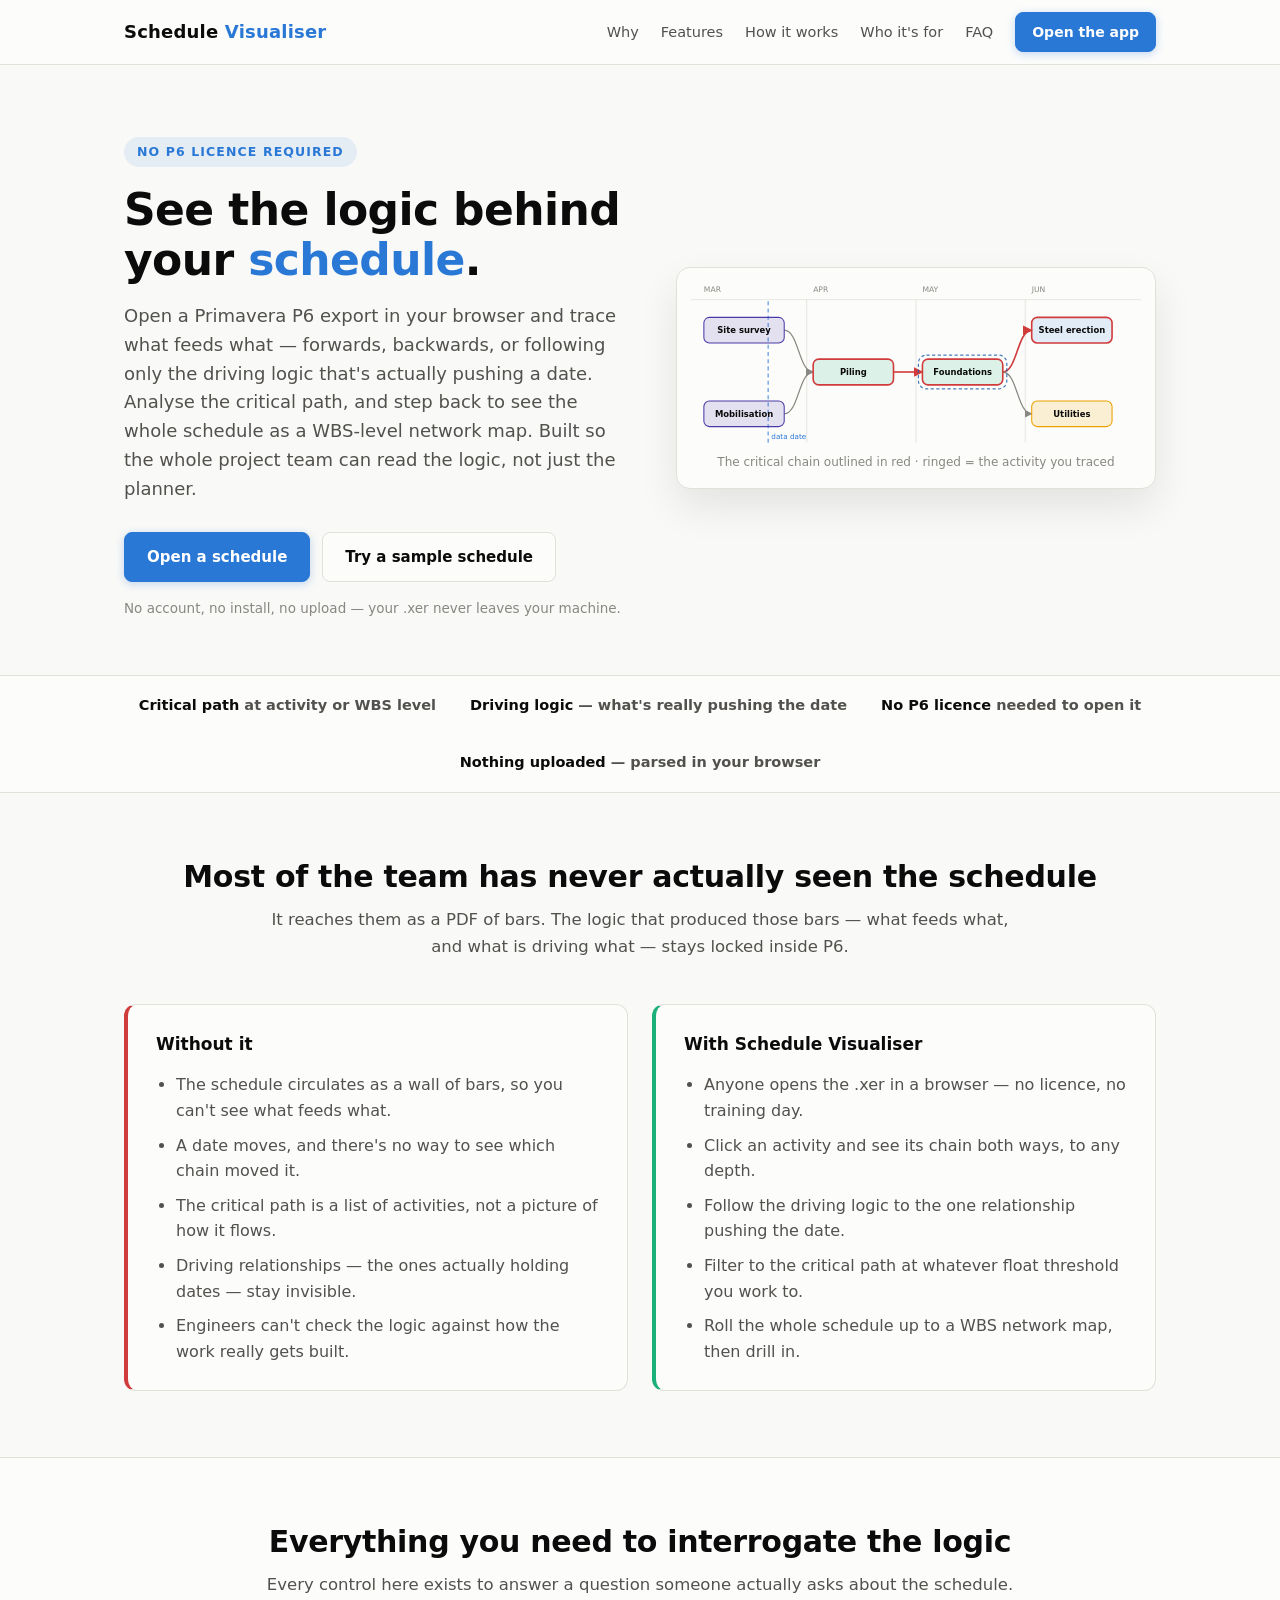
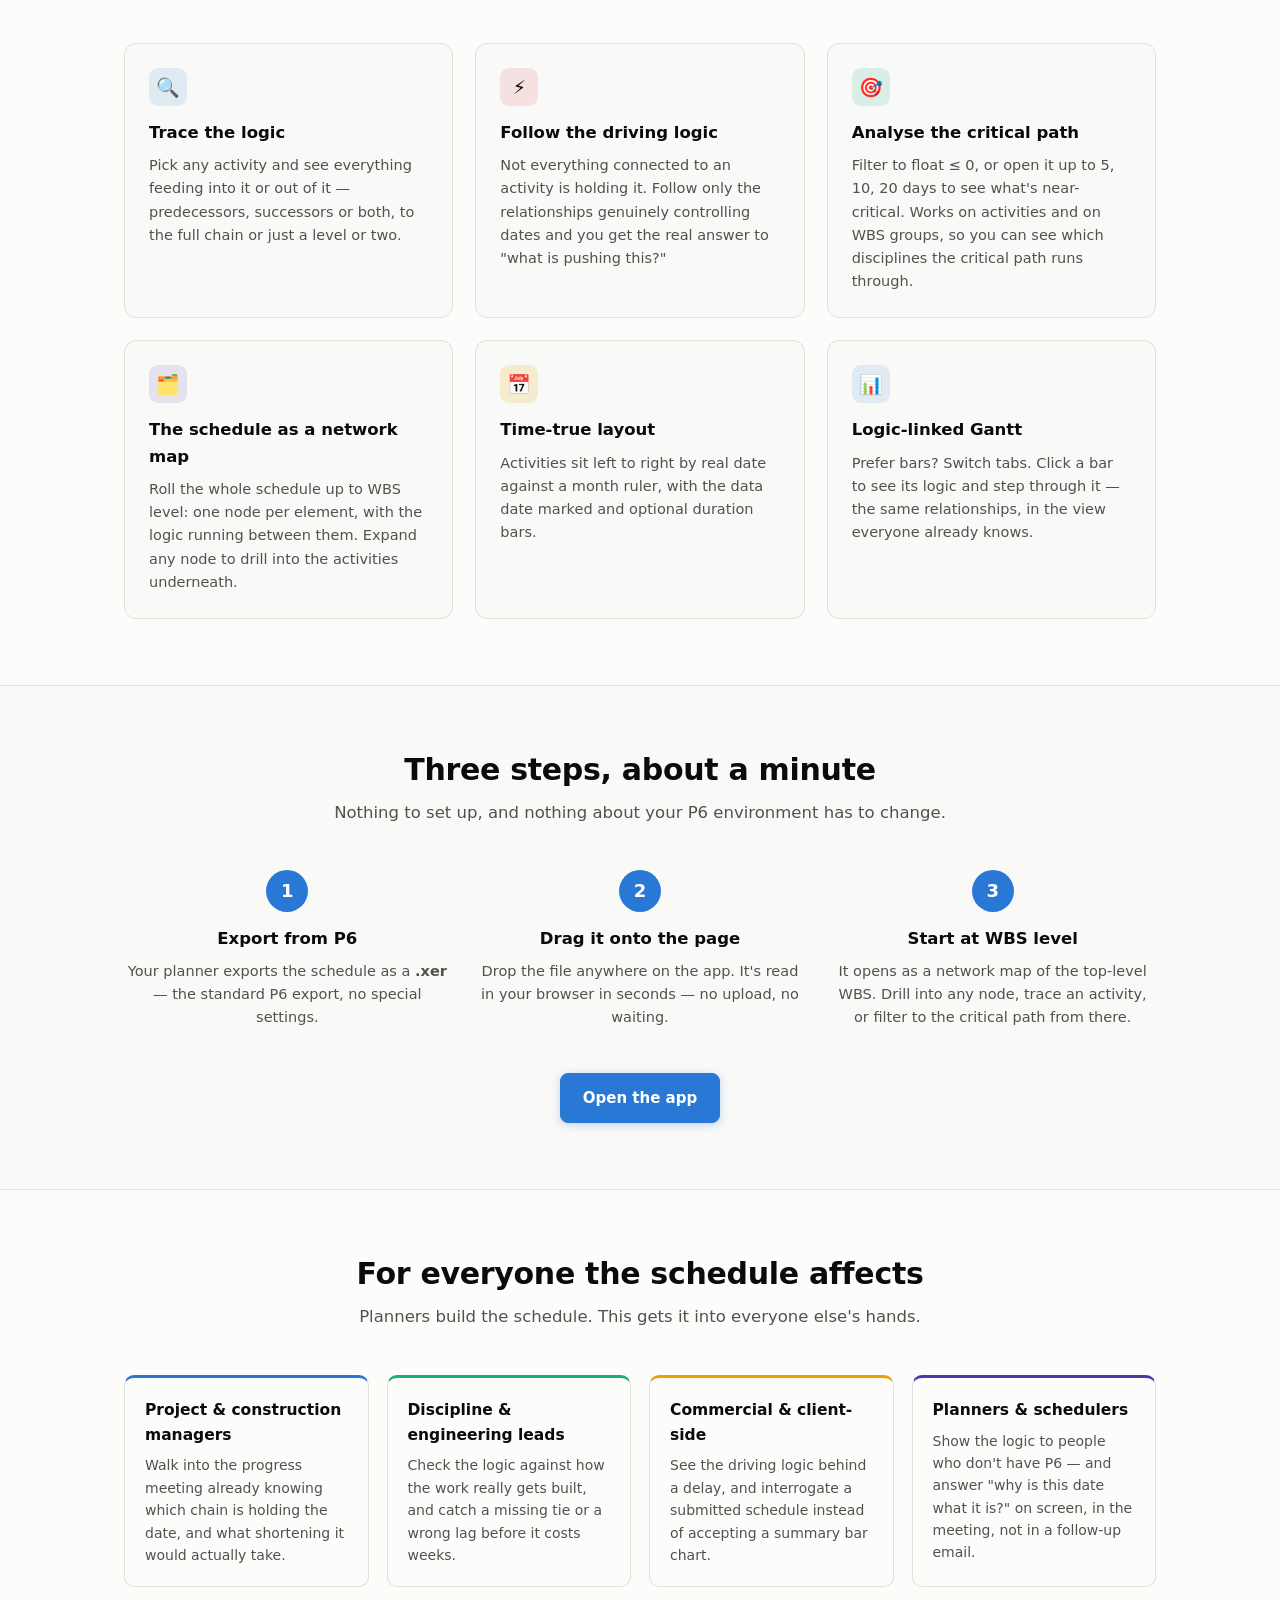
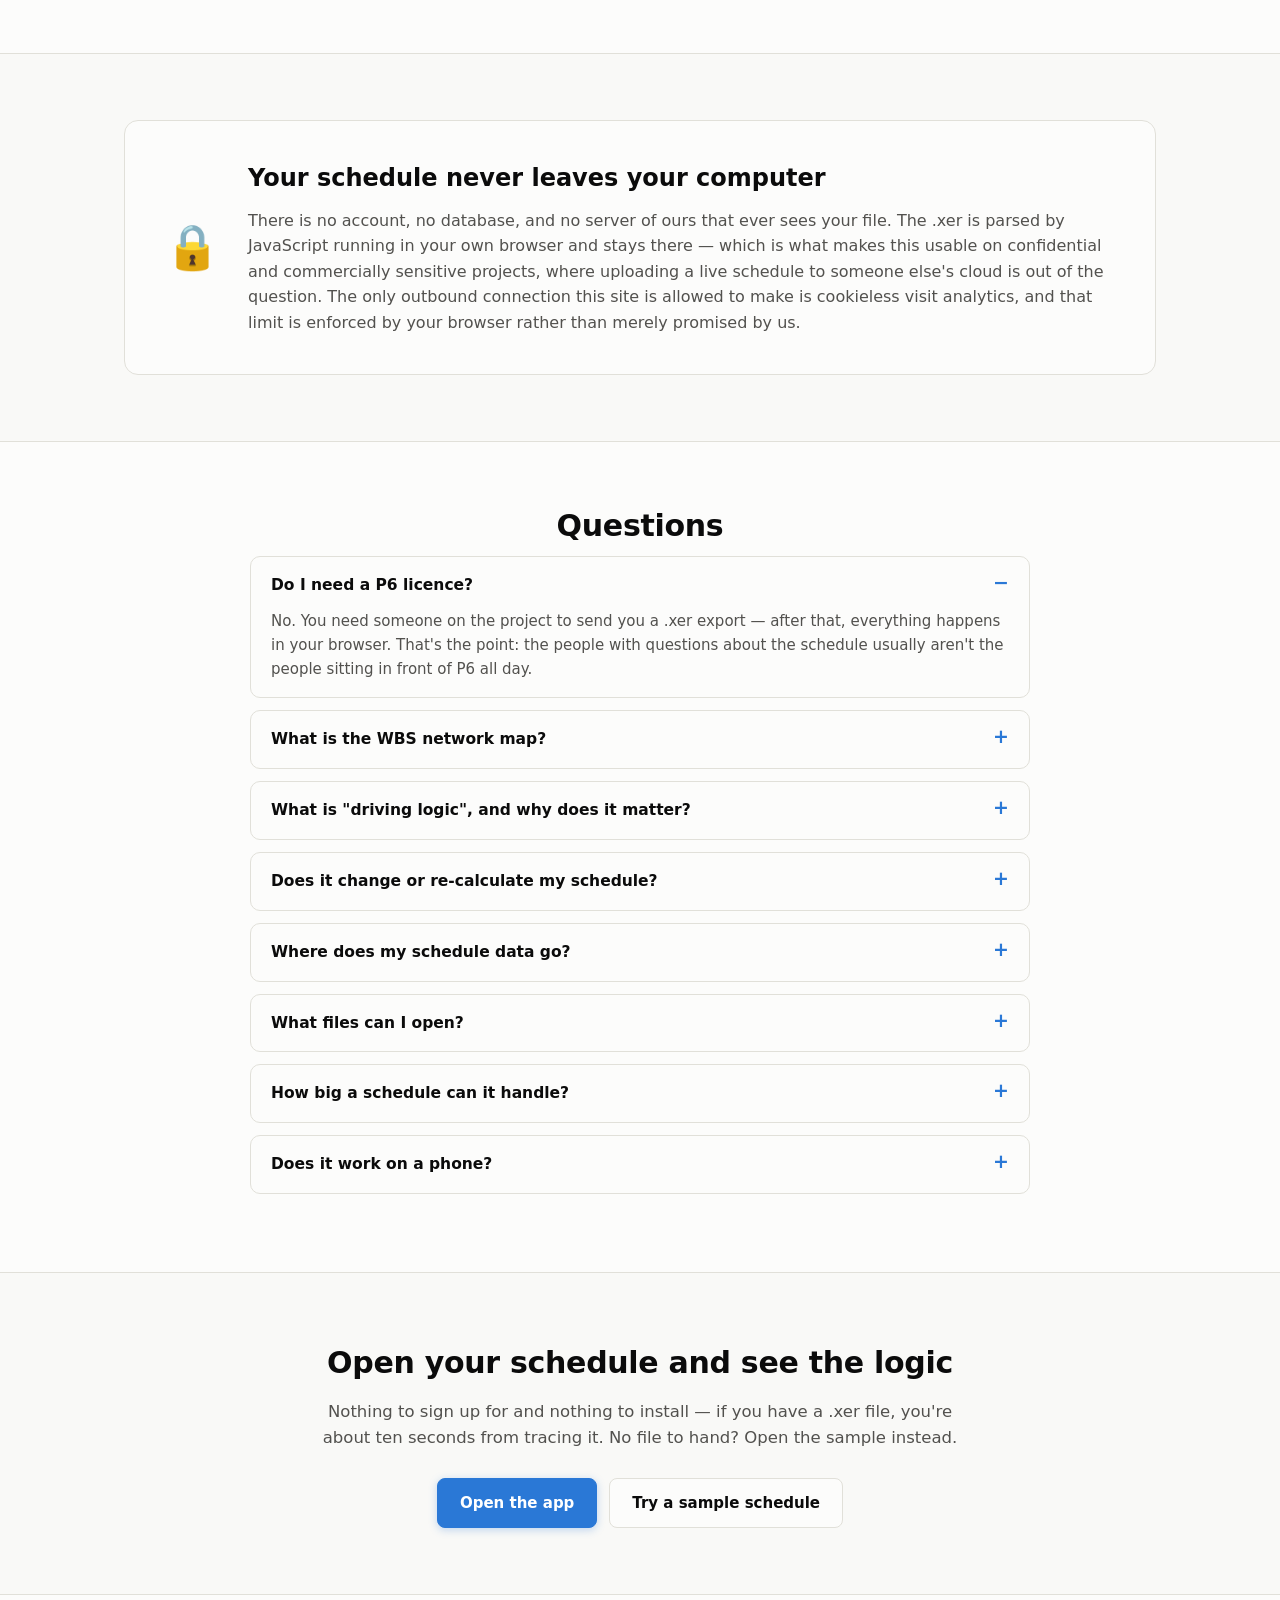
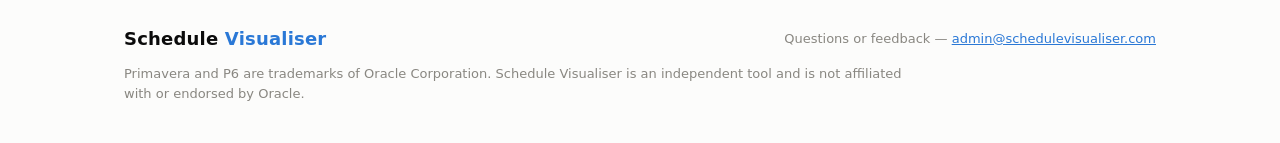
<file: index.html>
<!DOCTYPE html>
<html lang="en">
<head>
  <meta charset="UTF-8">
  <meta name="viewport" content="width=device-width, initial-scale=1.0">
  <title>Schedule Visualiser — see the logic behind your project schedule</title>
  <meta name="description" content="Open a Primavera P6 .xer export in your browser: trace activity logic, follow the driving logic behind any date, analyse the critical path, and view the whole schedule as a WBS-level network map. No P6 licence, nothing uploaded.">
  <link rel="canonical" href="https://schedulevisualiser.com/">
  <meta property="og:title" content="Schedule Visualiser">
  <meta property="og:description" content="Trace the logic, follow the driving logic and analyse the critical path of a P6 schedule — in your browser. No licence, no install, no upload.">
  <meta property="og:url" content="https://schedulevisualiser.com/">
  <meta property="og:type" content="website">
  <!-- Card image is generated by tools/make_og_image.py; absolute URL because
       scrapers don't resolve relative paths. -->
  <meta property="og:image" content="https://schedulevisualiser.com/img/og-image.png">
  <meta property="og:image:width" content="1200">
  <meta property="og:image:height" content="630">
  <meta property="og:image:alt" content="Schedule Visualiser — a small logic network diagram with the critical path outlined in red.">
  <meta property="og:site_name" content="Schedule Visualiser">
  <meta name="twitter:card" content="summary_large_image">
  <meta name="twitter:title" content="Schedule Visualiser">
  <meta name="twitter:description" content="Trace the logic, follow the driving logic and analyse the critical path of a P6 schedule — in your browser.">
  <meta name="twitter:image" content="https://schedulevisualiser.com/img/og-image.png">
  <meta name="twitter:image:alt" content="Schedule Visualiser — a small logic network diagram with the critical path outlined in red.">
  <!-- Inline so the favicon costs no extra request and works offline -->
  <link rel="icon" href="data:image/svg+xml,%3Csvg xmlns='http://www.w3.org/2000/svg' viewBox='0 0 32 32'%3E%3Crect width='32' height='32' rx='7' fill='%232a78d6'/%3E%3Ctext x='16' y='24' font-family='Segoe UI,system-ui,sans-serif' font-size='23' font-weight='700' fill='white' text-anchor='middle'%3ES%3C/text%3E%3C/svg%3E">
  <link rel="stylesheet" href="css/home.css?v=2">
  <!-- Umami: cookieless unique-visitor and visit-duration counts. data-domains
       stops local/preview copies of the site from being counted. -->
  <script defer src="https://cloud.umami.is/script.js" data-website-id="62bffb83-2221-4f1c-9424-8795ea35f94f" data-domains="schedulevisualiser.com"></script>
</head>
<body>

<header class="site">
  <div class="wrap">
    <a class="brand" href="/">Schedule <span>Visualiser</span></a>
    <nav>
      <a class="navlink" href="#problem">Why</a>
      <a class="navlink" href="#features">Features</a>
      <a class="navlink" href="#how">How it works</a>
      <a class="navlink" href="#who">Who it's for</a>
      <a class="navlink" href="#faq">FAQ</a>
      <a class="btn primary small" href="app">Open the app</a>
    </nav>
  </div>
</header>

<!-- ---------- Hero ---------- -->
<section class="hero">
  <div class="wrap">
    <div>
      <span class="eyebrow">No P6 licence required</span>
      <h1>See the logic behind your <em>schedule</em>.</h1>
      <p class="lead">
        Open a Primavera P6 export in your browser and trace what feeds what —
        forwards, backwards, or following only the driving logic that's actually
        pushing a date. Analyse the critical path, and step back to see the whole
        schedule as a WBS-level network map. Built so the whole project team can
        read the logic, not just the planner.
      </p>
      <div class="cta-row">
        <a class="btn primary" href="app">Open a schedule</a>
        <a class="btn" href="app?sample=1">Try a sample schedule</a>
      </div>
      <p class="cta-note">No account, no install, no upload — your .xer never leaves your machine.</p>
    </div>

    <div class="hero-figure">
      <!-- Stylised trace: discipline colours, red outlines on the critical
           chain, focus ring on the traced activity — same language as the app. -->
      <svg viewBox="0 0 560 200" xmlns="http://www.w3.org/2000/svg" role="img"
           aria-label="A logic network diagram: six activities linked by arrows, with the driving chain to the traced activity outlined and arrowed in red.">
        <defs>
          <marker id="ar" viewBox="0 0 10 10" refX="9" refY="5" markerWidth="6"
                  markerHeight="6" orient="auto-start-reverse">
            <path d="M0 0 L10 5 L0 10 z" fill="var(--faint)"/>
          </marker>
          <marker id="arc" viewBox="0 0 10 10" refX="9" refY="5" markerWidth="6"
                  markerHeight="6" orient="auto-start-reverse">
            <path d="M0 0 L10 5 L0 10 z" fill="var(--critical)"/>
          </marker>
        </defs>

        <!-- month ruler + gridlines -->
        <g fill="var(--faint)" font-size="9.5" font-family="Segoe UI, system-ui, sans-serif">
          <text x="16" y="12">MAR</text>
          <text x="152" y="12">APR</text>
          <text x="288" y="12">MAY</text>
          <text x="424" y="12">JUN</text>
        </g>
        <g stroke="var(--border)" stroke-width="1">
          <line x1="0" y1="22" x2="560" y2="22"/>
          <line x1="144" y1="22" x2="144" y2="200"/>
          <line x1="280" y1="22" x2="280" y2="200"/>
          <line x1="416" y1="22" x2="416" y2="200"/>
        </g>

        <!-- data date -->
        <line x1="96" y1="24" x2="96" y2="200" stroke="var(--accent)"
              stroke-width="1.5" stroke-dasharray="5 4" opacity="0.75"/>
        <text x="100" y="196" fill="var(--accent)" font-size="9"
              font-family="Segoe UI, system-ui, sans-serif">data date</text>

        <!-- edges -->
        <g fill="none" stroke-width="1.6">
          <path d="M116 60 C 134 60, 134 112, 152 112" stroke="var(--faint)" marker-end="url(#ar)"/>
          <path d="M116 164 C 134 164, 134 112, 152 112" stroke="var(--faint)" marker-end="url(#ar)"/>
          <path d="M252 112 L 288 112" stroke="var(--critical)" stroke-width="2" marker-end="url(#arc)"/>
          <path d="M388 112 C 406 112, 406 60, 424 60" stroke="var(--critical)" stroke-width="2" marker-end="url(#arc)"/>
          <path d="M388 112 C 406 112, 406 164, 424 164" stroke="var(--faint)" marker-end="url(#ar)"/>
        </g>

        <!-- focus ring on the traced activity -->
        <rect x="283" y="91" width="110" height="42" rx="10" fill="none"
              stroke="var(--accent-dark)" stroke-width="1.5" stroke-dasharray="4 3" opacity="0.8"/>

        <!-- nodes -->
        <g font-family="Segoe UI, system-ui, sans-serif" font-size="10.5" font-weight="600">
          <g>
            <rect x="16" y="44" width="100" height="32" rx="7" fill="var(--violet)"
                  fill-opacity="0.14" stroke="var(--violet)" stroke-width="1.3"/>
            <text x="66" y="64" text-anchor="middle" fill="var(--text)">Site survey</text>
          </g>
          <g>
            <rect x="16" y="148" width="100" height="32" rx="7" fill="var(--violet)"
                  fill-opacity="0.14" stroke="var(--violet)" stroke-width="1.3"/>
            <text x="66" y="168" text-anchor="middle" fill="var(--text)">Mobilisation</text>
          </g>
          <g>
            <rect x="152" y="96" width="100" height="32" rx="7" fill="var(--aqua)"
                  fill-opacity="0.14" stroke="var(--critical)" stroke-width="2"/>
            <text x="202" y="116" text-anchor="middle" fill="var(--text)">Piling</text>
          </g>
          <g>
            <rect x="288" y="96" width="100" height="32" rx="7" fill="var(--aqua)"
                  fill-opacity="0.14" stroke="var(--critical)" stroke-width="2"/>
            <text x="338" y="116" text-anchor="middle" fill="var(--text)">Foundations</text>
          </g>
          <g>
            <rect x="424" y="44" width="100" height="32" rx="7" fill="var(--accent)"
                  fill-opacity="0.12" stroke="var(--critical)" stroke-width="2"/>
            <text x="474" y="64" text-anchor="middle" fill="var(--text)">Steel erection</text>
          </g>
          <g>
            <rect x="424" y="148" width="100" height="32" rx="7" fill="var(--amber)"
                  fill-opacity="0.16" stroke="var(--amber)" stroke-width="1.3"/>
            <text x="474" y="168" text-anchor="middle" fill="var(--text)">Utilities</text>
          </g>
        </g>
      </svg>
      <p class="figure-cap">The critical chain outlined in red · ringed = the activity you traced</p>
    </div>
  </div>
</section>

<!-- ---------- Trust strip ---------- -->
<div class="trust">
  <div class="wrap">
    <div><b>Critical path</b> at activity or WBS level</div>
    <div><b>Driving logic</b> — what's really pushing the date</div>
    <div><b>No P6 licence</b> needed to open it</div>
    <div><b>Nothing uploaded</b> — parsed in your browser</div>
  </div>
</div>

<!-- ---------- Problem / solution ---------- -->
<section id="problem">
  <div class="wrap">
    <h2 class="section-title">Most of the team has never actually seen the schedule</h2>
    <p class="section-sub">
      It reaches them as a PDF of bars. The logic that produced those bars — what
      feeds what, and what is driving what — stays locked inside P6.
    </p>
    <div class="split">
      <div class="card bad">
        <h3>Without it</h3>
        <ul>
          <li>The schedule circulates as a wall of bars, so you can't see what feeds what.</li>
          <li>A date moves, and there's no way to see which chain moved it.</li>
          <li>The critical path is a list of activities, not a picture of how it flows.</li>
          <li>Driving relationships — the ones actually holding dates — stay invisible.</li>
          <li>Engineers can't check the logic against how the work really gets built.</li>
        </ul>
      </div>
      <div class="card good">
        <h3>With Schedule Visualiser</h3>
        <ul>
          <li>Anyone opens the .xer in a browser — no licence, no training day.</li>
          <li>Click an activity and see its chain both ways, to any depth.</li>
          <li>Follow the driving logic to the one relationship pushing the date.</li>
          <li>Filter to the critical path at whatever float threshold you work to.</li>
          <li>Roll the whole schedule up to a WBS network map, then drill in.</li>
        </ul>
      </div>
    </div>
  </div>
</section>

<!-- ---------- Features ---------- -->
<section id="features" class="alt">
  <div class="wrap">
    <h2 class="section-title">Everything you need to interrogate the logic</h2>
    <p class="section-sub">
      Every control here exists to answer a question someone actually asks about
      the schedule.
    </p>
    <div class="features">
      <div class="feature">
        <div class="ficon" style="background:rgba(42,120,214,0.12)">🔍</div>
        <h3>Trace the logic</h3>
        <p>Pick any activity and see everything feeding into it or out of it —
           predecessors, successors or both, to the full chain or just a level or two.</p>
      </div>
      <div class="feature">
        <div class="ficon" style="background:rgba(208,59,59,0.12)">⚡</div>
        <h3>Follow the driving logic</h3>
        <p>Not everything connected to an activity is holding it. Follow only the
           relationships genuinely controlling dates and you get the real answer to
           "what is pushing this?"</p>
      </div>
      <div class="feature">
        <div class="ficon" style="background:rgba(27,175,122,0.14)">🎯</div>
        <h3>Analyse the critical path</h3>
        <p>Filter to float ≤ 0, or open it up to 5, 10, 20 days to see what's
           near-critical. Works on activities and on WBS groups, so you can see which
           disciplines the critical path runs through.</p>
      </div>
      <div class="feature">
        <div class="ficon" style="background:rgba(74,58,167,0.12)">🗂️</div>
        <h3>The schedule as a network map</h3>
        <p>Roll the whole schedule up to WBS level: one node per element, with the
           logic running between them. Expand any node to drill into the activities
           underneath.</p>
      </div>
      <div class="feature">
        <div class="ficon" style="background:rgba(237,161,0,0.16)">📅</div>
        <h3>Time-true layout</h3>
        <p>Activities sit left to right by real date against a month ruler, with the
           data date marked and optional duration bars.</p>
      </div>
      <div class="feature">
        <div class="ficon" style="background:rgba(42,120,214,0.12)">📊</div>
        <h3>Logic-linked Gantt</h3>
        <p>Prefer bars? Switch tabs. Click a bar to see its logic and step through it —
           the same relationships, in the view everyone already knows.</p>
      </div>
    </div>
  </div>
</section>

<!-- ---------- How it works ---------- -->
<section id="how">
  <div class="wrap">
    <h2 class="section-title">Three steps, about a minute</h2>
    <p class="section-sub">
      Nothing to set up, and nothing about your P6 environment has to change.
    </p>
    <div class="steps">
      <div class="step">
        <div class="num"></div>
        <h3>Export from P6</h3>
        <p>Your planner exports the schedule as a <strong>.xer</strong> — the standard
           P6 export, no special settings.</p>
      </div>
      <div class="step">
        <div class="num"></div>
        <h3>Drag it onto the page</h3>
        <p>Drop the file anywhere on the app. It's read in your browser in seconds —
           no upload, no waiting.</p>
      </div>
      <div class="step">
        <div class="num"></div>
        <h3>Start at WBS level</h3>
        <p>It opens as a network map of the top-level WBS. Drill into any node, trace
           an activity, or filter to the critical path from there.</p>
      </div>
    </div>
    <div class="cta-row" style="justify-content:center; margin-top:44px">
      <a class="btn primary" href="app">Open the app</a>
    </div>
  </div>
</section>

<!-- ---------- Who it's for ---------- -->
<section id="who" class="alt">
  <div class="wrap">
    <h2 class="section-title">For everyone the schedule affects</h2>
    <p class="section-sub">
      Planners build the schedule. This gets it into everyone else's hands.
    </p>
    <div class="who">
      <div>
        <h3>Project &amp; construction managers</h3>
        <p>Walk into the progress meeting already knowing which chain is holding the
           date, and what shortening it would actually take.</p>
      </div>
      <div>
        <h3>Discipline &amp; engineering leads</h3>
        <p>Check the logic against how the work really gets built, and catch a missing
           tie or a wrong lag before it costs weeks.</p>
      </div>
      <div>
        <h3>Commercial &amp; client-side</h3>
        <p>See the driving logic behind a delay, and interrogate a submitted schedule
           instead of accepting a summary bar chart.</p>
      </div>
      <div>
        <h3>Planners &amp; schedulers</h3>
        <p>Show the logic to people who don't have P6 — and answer "why is this date
           what it is?" on screen, in the meeting, not in a follow-up email.</p>
      </div>
    </div>
  </div>
</section>

<!-- ---------- Privacy ---------- -->
<section>
  <div class="wrap">
    <div class="privacy">
      <div class="lock">🔒</div>
      <div>
        <h2>Your schedule never leaves your computer</h2>
        <p>
          There is no account, no database, and no server of ours that ever sees your
          file. The .xer is parsed by JavaScript running in your own browser and stays
          there — which is what makes this usable on confidential and commercially
          sensitive projects, where uploading a live schedule to someone else's cloud
          is out of the question. The only outbound connection this site is allowed to
          make is cookieless visit analytics, and that limit is enforced by your
          browser rather than merely promised by us.
        </p>
      </div>
    </div>
  </div>
</section>

<!-- ---------- FAQ ---------- -->
<section id="faq" class="alt">
  <div class="wrap">
    <h2 class="section-title">Questions</h2>
    <div class="faq">
      <details open>
        <summary>Do I need a P6 licence?</summary>
        <p>No. You need someone on the project to send you a .xer export — after that,
           everything happens in your browser. That's the point: the people with
           questions about the schedule usually aren't the people sitting in front of
           P6 all day.</p>
      </details>
      <details>
        <summary>What is the WBS network map?</summary>
        <p>P6 shows the WBS as a tree of bars. This shows it as a map — one node per
           WBS element, with the logic that runs between them — so you can see how the
           work flows across disciplines and where the critical path crosses between
           them. Expand any node to drill into the activities underneath, right down
           to individual tasks.</p>
      </details>
      <details>
        <summary>What is "driving logic", and why does it matter?</summary>
        <p>A relationship is driving when the predecessor is genuinely holding the
           successor's date, rather than just being connected to it. Tracing all logic
           answers "what is this linked to?"; following the driving logic answers "what
           is actually pushing this date?" — usually the question you meant. P6 calls
           it the driving path.</p>
      </details>
      <details>
        <summary>Does it change or re-calculate my schedule?</summary>
        <p>No — it's read-only, and it deliberately trusts P6's own calculated dates
           and total float rather than re-running its own CPM. P6 stays the scheduling
           engine. Critical path analysis uses P6's total float, so what you see here
           agrees with what P6 says.</p>
      </details>
      <details>
        <summary>Where does my schedule data go?</summary>
        <p>Nowhere. The file is read locally by your browser and is never sent to any
           server. There's no upload step, no account, and nothing stored online.</p>
      </details>
      <details>
        <summary>What files can I open?</summary>
        <p>Primavera P6 <strong>.xer</strong> exports, including files containing
           several projects — you pick which one to view. Support for P6 XML is on the
           list.</p>
      </details>
      <details>
        <summary>How big a schedule can it handle?</summary>
        <p>Large ones are fine to load. The WBS network map exists precisely so that a
           schedule with thousands of activities opens as a handful of readable nodes
           rather than an unusable wall — you trace and filter down from there.</p>
      </details>
      <details>
        <summary>Does it work on a phone?</summary>
        <p>It's designed for a desktop or laptop screen — network maps need room. A
           tablet works at a push, but a phone won't give you the space to read a logic
           chain.</p>
      </details>
    </div>
  </div>
</section>

<!-- ---------- Closing ---------- -->
<section>
  <div class="wrap closing">
    <h2>Open your schedule and see the logic</h2>
    <p>
      Nothing to sign up for and nothing to install — if you have a .xer file, you're
      about ten seconds from tracing it. No file to hand? Open the sample instead.
    </p>
    <div class="cta-row" style="justify-content:center">
      <a class="btn primary" href="app">Open the app</a>
      <a class="btn" href="app?sample=1">Try a sample schedule</a>
    </div>
  </div>
</section>

<footer class="site">
  <div class="wrap">
    <a class="brand" href="/">Schedule <span>Visualiser</span></a>
    <p>Questions or feedback — <a href="mailto:admin@schedulevisualiser.com">admin@schedulevisualiser.com</a></p>
  </div>
  <div class="wrap">
    <p class="legal">
      Primavera and P6 are trademarks of Oracle Corporation. Schedule Visualiser is
      an independent tool and is not affiliated with or endorsed by Oracle.
    </p>
  </div>
</footer>

</body>
</html>
</file>
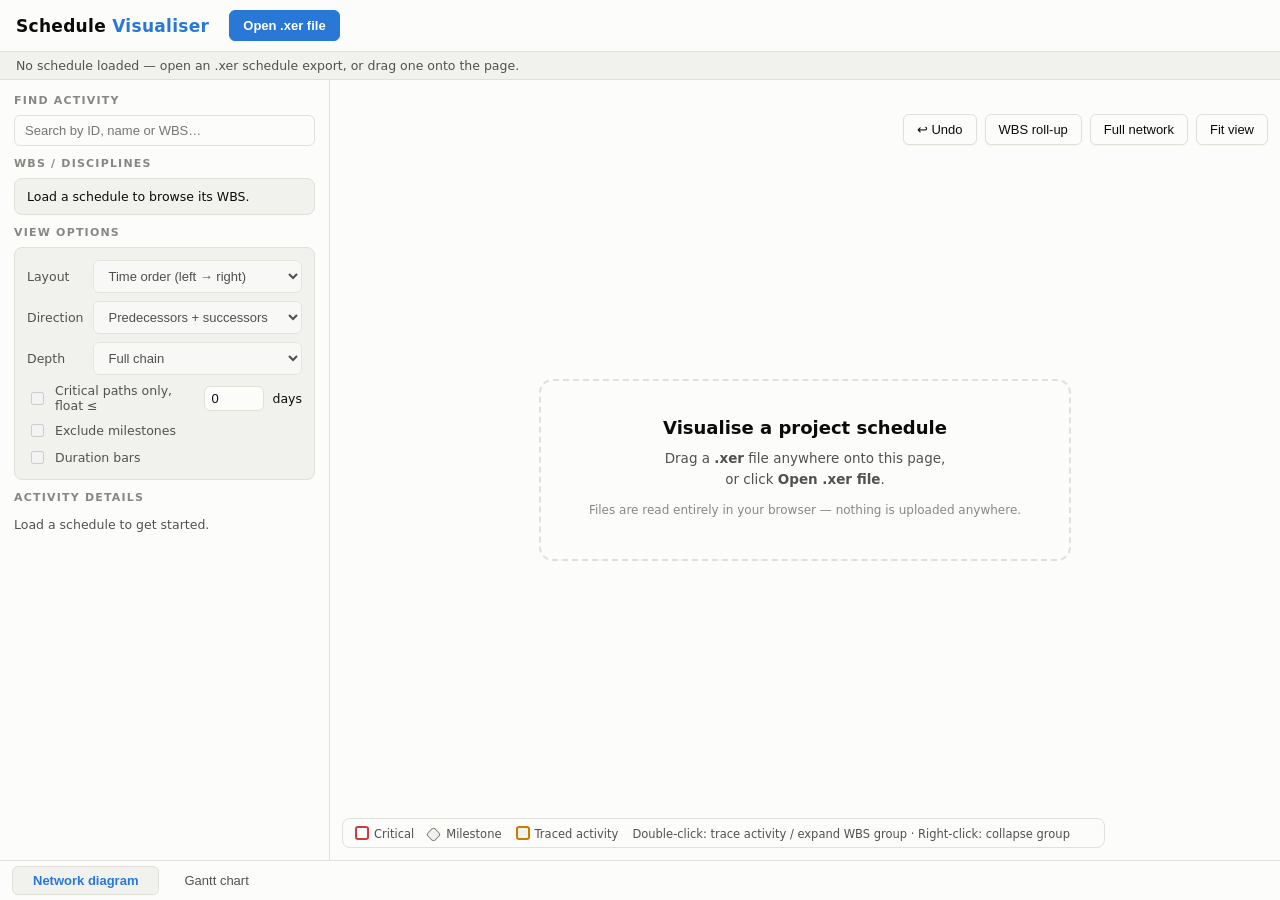
<file: app.html>
<!DOCTYPE html>
<html lang="en">
<head>
  <meta charset="UTF-8">
  <meta name="viewport" content="width=device-width, initial-scale=1.0">
  <title>Schedule Visualiser</title>
  <!-- same mark as the landing page, inline so it costs no extra request -->
  <link rel="icon" href="data:image/svg+xml,%3Csvg xmlns='http://www.w3.org/2000/svg' viewBox='0 0 32 32'%3E%3Crect width='32' height='32' rx='7' fill='%232a78d6'/%3E%3Ctext x='16' y='24' font-family='Segoe UI,system-ui,sans-serif' font-size='23' font-weight='700' fill='white' text-anchor='middle'%3ES%3C/text%3E%3C/svg%3E">
  <!-- ?v= busts the browser cache; bump it when editing css/js -->
  <link rel="stylesheet" href="css/style.css?v=36">
  <!-- Umami: cookieless unique-visitor and visit-duration counts. data-domains
       stops local/preview copies of the site from being counted. -->
  <script defer src="https://cloud.umami.is/script.js" data-website-id="62bffb83-2221-4f1c-9424-8795ea35f94f" data-domains="schedulevisualiser.com"></script>
</head>
<body>
  <div id="app">
    <header>
      <h1><a href="index.html" title="Back to schedulevisualiser.com">Schedule <span>Visualiser</span></a></h1>
      <!-- Wired up in init() rather than an inline onclick, so the Content-
           Security-Policy can forbid inline script entirely. -->
      <button class="btn primary" id="openFileBtn">Open .xer file</button>
      <input type="file" id="fileInput" accept=".xer,.XER,.txt" style="display:none">
      <select id="projectSelect" style="display:none"></select>
      <div class="spacer"></div>
    </header>

    <div id="statusBar">No schedule loaded — open an .xer schedule export, or drag one onto the page.</div>

    <aside id="sidebar">
      <div>
        <h2 class="section">Find activity</h2>
        <div class="search-wrap" style="margin-top:8px">
          <input type="search" id="searchInput" placeholder="Search by ID, name or WBS…" disabled autocomplete="off">
          <div id="searchResults" style="display:none"></div>
        </div>
      </div>

      <div id="wbsSection">
        <h2 class="section">WBS / Disciplines</h2>
        <div id="wbsTree" class="wbs-tree" style="margin-top:8px">
          <p class="hint">Load a schedule to browse its WBS.</p>
        </div>
      </div>

      <!-- Actions for whatever is selected in the diagram. Hidden until
           something is selected; filled by showDetails / showGroupDetails. -->
      <div id="traceSection" style="display:none">
        <h2 class="section" id="traceSectionTitle">Trace</h2>
        <div id="traceActions" class="trace-btns" style="margin-top:8px"></div>
      </div>

      <div id="viewOptionsSection">
        <h2 class="section">View options</h2>
        <div class="options" style="margin-top:8px">
          <label for="layoutSelect" class="net-only">Layout</label>
          <select id="layoutSelect" class="net-only" disabled>
            <option value="time">Time order (left → right)</option>
            <option value="logic">Logic flow</option>
          </select>

          <!-- Direction and Depth shape traces in both tabs, so unlike Layout
               they stay visible on the Gantt -->
          <label for="directionSelect">Direction</label>
          <select id="directionSelect" disabled>
            <option value="both">Predecessors + successors</option>
            <option value="pred">Predecessors only</option>
            <option value="succ">Successors only</option>
          </select>

          <label for="depthSelect">Depth</label>
          <select id="depthSelect" disabled>
            <option value="all">Full chain</option>
            <option value="1">1 level</option>
            <option value="2">2 levels</option>
            <option value="3">3 levels</option>
            <option value="5">5 levels</option>
            <option value="10">10 levels</option>
          </select>

          <div class="check-row">
            <input type="checkbox" id="criticalOnly" disabled>
            <label for="criticalOnly">Critical paths only, float ≤</label>
            <input type="number" id="floatThreshold" value="0" step="1" disabled>
            <span>days</span>
          </div>

          <div class="check-row">
            <input type="checkbox" id="excludeMilestones" disabled>
            <label for="excludeMilestones" title="Hide milestones; their predecessors connect straight to their successors (dashed edges) so chains stay intact">Exclude milestones</label>
          </div>

          <div class="check-row net-only">
            <input type="checkbox" id="durScale" disabled>
            <label for="durScale" title="Each bar spans its start to finish date on the time axis (time layout only)">Duration bars</label>
          </div>

        </div>
      </div>

      <div>
        <h2 class="section">Activity details</h2>
        <div id="detailsPanel" style="margin-top:8px">
          <p class="hint">Load a schedule to get started.</p>
        </div>
      </div>
    </aside>

    <div id="graphWrap">
      <div id="graphToolbar">
        <button class="btn" id="undoBtn" title="Undo the last change to the view (Ctrl+Z)" disabled>↩ Undo</button>
        <button class="btn" id="wbsModeBtn" title="Roll the diagram up to WBS headings: one node per WBS group, edges where logic crosses between groups. Expand with the + chip or double-click; collapse with the − chip or right-click." disabled>WBS roll-up</button>
        <select id="wbsLevelSelect" title="Roll-up depth: reset every group to this WBS level" style="display:none"></select>
        <button class="btn" id="fullNetworkBtn" title="Show every activity in the schedule, no WBS grouping" disabled>Full network</button>
        <button class="btn" id="fitBtn" disabled>Fit view</button>
      </div>
      <div id="filterChips"></div>
      <div id="gridlines"></div>
      <div id="graph"></div>
      <div id="timeRuler" style="display:none"></div>
      <div id="nodeChips"></div>
      <div id="nodeTooltip" style="display:none"></div>
      <div id="dropHint">
        <div class="drop-box">
          <h2>Visualise a project schedule</h2>
          <p>Drag a <strong>.xer</strong> file anywhere onto this page,<br>
             or click <strong>Open .xer file</strong>.</p>
          <p class="drop-note">Files are read entirely in your browser — nothing is uploaded anywhere.</p>
        </div>
      </div>
      <div id="emptyMsg" style="display:none">
        <div class="drop-box">
          <h2>Nothing to show</h2>
          <p>No activities match the current view and filters.</p>
          <button class="btn" id="emptyUndoBtn">↩ Undo last change</button>
        </div>
      </div>
      <div id="legend">
        <span><span class="legend-swatch crit-outline"></span>Critical</span>
        <span><span class="legend-swatch diamond"></span>Milestone</span>
        <span><span class="legend-swatch focus-ring"></span>Traced activity</span>
        <span>Double-click: trace activity / expand WBS group · Right-click: collapse group</span>
      </div>
    </div>

    <div id="ganttWrap">
      <div id="ganttToolbar">
        <select id="ganttLevelSelect" title="Open every WBS group down to this level"></select>
        <button class="btn" id="ganttZoomOut" title="Zoom out (more time on screen)">−</button>
        <button class="btn" id="ganttZoomIn" title="Zoom in (more detail)">+</button>
      </div>
      <div id="ganttScroll">
        <div class="g-row g-scale">
          <div class="g-label g-corner">Activity</div>
          <div class="g-date g-corner">Start</div>
          <div class="g-date g-corner">Finish</div>
          <div class="g-track" id="ganttScaleTrack"></div>
        </div>
        <div id="ganttRows"></div>
        <svg id="ganttSvg" xmlns="http://www.w3.org/2000/svg"></svg>
        <div id="ganttDD" style="display:none"></div>
      </div>
      <div id="ganttHint">Click a bar to see and step through its logic — blue = predecessors, purple = successors</div>
      <div id="ganttEmpty" style="display:none">No activities match the current filters.</div>
    </div>

    <div id="tabBar">
      <button class="tab active" data-tab="network">Network diagram</button>
      <button class="tab" data-tab="gantt">Gantt chart</button>
    </div>

    <!-- app-level so it covers whichever view is active (network or Gantt) -->
    <div id="spinner" style="display:none">
      <div class="wheel"></div>
      <div id="spinnerMsg">Working…</div>
    </div>
  </div>

  <script src="js/vendor/cytoscape.min.js"></script>
  <script src="js/vendor/dagre.min.js"></script>
  <script src="js/vendor/cytoscape-dagre.js"></script>
  <!-- embedded demo schedule, loaded by app.html?sample=1 -->
  <script src="js/sample-data.js?v=36"></script>
  <script src="js/xer-parser.js?v=36"></script>
  <script src="js/app.js?v=36"></script>
</body>
</html>
</file>
<file: css/home.css>
/* Schedule Visualiser - landing page
   Shares the app's palette (css/style.css) so the two feel like one product. */

:root {
  --bg: #f9f9f7;
  --panel: #fcfcfb;
  --panel-2: #f1f1ee;
  --border: #e1e0d9;
  --text: #0b0b0b;
  --muted: #52514e;
  --faint: #898781;
  --accent: #2a78d6;
  --accent-dark: #1c5cab;
  --critical: #d03b3b;
  --aqua: #1baf7a;
  --violet: #4a3aa7;
  --amber: #eda100;
}

* { box-sizing: border-box; }

html { scroll-behavior: smooth; }

/* Anchor jumps and button transitions are decorative; honour the OS setting. */
@media (prefers-reduced-motion: reduce) {
  html { scroll-behavior: auto; }
  * { transition-duration: 0.01ms !important; }
}

body {
  margin: 0;
  background: var(--bg);
  color: var(--text);
  font-family: "Segoe UI", system-ui, -apple-system, sans-serif;
  font-size: 16px;
  line-height: 1.6;
  -webkit-font-smoothing: antialiased;
}

.wrap {
  max-width: 1080px;
  margin: 0 auto;
  padding: 0 24px;
}

a { color: var(--accent); }

/* ---------- Buttons ---------- */
.btn {
  display: inline-block;
  border: 1px solid var(--border);
  border-radius: 8px;
  background: var(--panel);
  color: var(--text);
  padding: 12px 22px;
  font-size: 15px;
  font-weight: 600;
  text-decoration: none;
  cursor: pointer;
  white-space: nowrap;
  transition: border-color 0.15s, filter 0.15s;
}

.btn:hover { border-color: var(--accent); }

.btn.primary {
  background: var(--accent);
  border-color: var(--accent);
  color: #fff;
  box-shadow: 0 2px 8px rgba(42, 120, 214, 0.28);
}

.btn.primary:hover { filter: brightness(1.08); }

.btn.small { padding: 8px 16px; font-size: 14px; }

/* ---------- Header ---------- */
header.site {
  position: sticky;
  top: 0;
  z-index: 20;
  background: rgba(252, 252, 251, 0.92);
  backdrop-filter: blur(8px);
  border-bottom: 1px solid var(--border);
}

header.site .wrap {
  display: flex;
  align-items: center;
  gap: 16px;
  padding-top: 12px;
  padding-bottom: 12px;
}

.brand {
  font-size: 18px;
  font-weight: 650;
  letter-spacing: 0.2px;
  text-decoration: none;
  color: var(--text);
}

.brand span { color: var(--accent); }

header.site nav {
  margin-left: auto;
  display: flex;
  align-items: center;
  gap: 22px;
}

header.site nav a.navlink {
  color: var(--muted);
  text-decoration: none;
  font-size: 14.5px;
}

header.site nav a.navlink:hover { color: var(--text); }

/* ---------- Hero ---------- */
.hero { padding: 72px 0 56px; }

.hero .wrap {
  display: grid;
  grid-template-columns: 1.05fr 1fr;
  gap: 48px;
  align-items: center;
}

.eyebrow {
  display: inline-block;
  font-size: 12.5px;
  font-weight: 700;
  letter-spacing: 1.1px;
  text-transform: uppercase;
  color: var(--accent);
  background: rgba(42, 120, 214, 0.10);
  border-radius: 999px;
  padding: 5px 13px;
  margin-bottom: 18px;
}

.hero h1 {
  margin: 0 0 18px;
  font-size: 44px;
  line-height: 1.12;
  letter-spacing: -0.6px;
  font-weight: 700;
}

.hero h1 em { font-style: normal; color: var(--accent); }

.hero p.lead {
  margin: 0 0 28px;
  font-size: 18px;
  color: var(--muted);
  max-width: 34em;
}

.cta-row {
  display: flex;
  gap: 12px;
  flex-wrap: wrap;
  align-items: center;
}

.cta-note {
  margin: 16px 0 0;
  font-size: 13.5px;
  color: var(--faint);
}

.hero-figure {
  background: var(--panel);
  border: 1px solid var(--border);
  border-radius: 14px;
  padding: 14px;
  box-shadow: 0 18px 40px rgba(11, 11, 11, 0.09);
}

.hero-figure svg { display: block; width: 100%; height: auto; }

.figure-cap {
  margin: 10px 2px 2px;
  font-size: 12px;
  color: var(--faint);
  text-align: center;
}

/* ---------- Trust strip ---------- */
.trust {
  border-top: 1px solid var(--border);
  border-bottom: 1px solid var(--border);
  background: var(--panel);
}

.trust .wrap {
  display: flex;
  gap: 34px;
  flex-wrap: wrap;
  justify-content: center;
  padding-top: 18px;
  padding-bottom: 18px;
}

.trust div {
  font-size: 14.5px;
  color: var(--muted);
  font-weight: 550;
}

.trust b { color: var(--text); font-weight: 650; }

/* ---------- Sections ---------- */
section { padding: 66px 0; }

section.alt { background: var(--panel); border-block: 1px solid var(--border); }

h2.section-title {
  margin: 0 0 12px;
  font-size: 30px;
  line-height: 1.2;
  letter-spacing: -0.3px;
  text-align: center;
}

p.section-sub {
  margin: 0 auto 44px;
  max-width: 46em;
  text-align: center;
  color: var(--muted);
  font-size: 16.5px;
}

/* ---------- Problem / solution ---------- */
.split {
  display: grid;
  grid-template-columns: 1fr 1fr;
  gap: 24px;
}

.card {
  background: var(--panel);
  border: 1px solid var(--border);
  border-radius: 12px;
  padding: 26px 28px;
}

.card.bad { border-left: 4px solid var(--critical); }
.card.good { border-left: 4px solid var(--aqua); }

.card h3 { margin: 0 0 14px; font-size: 17px; }

.card ul { margin: 0; padding-left: 20px; color: var(--muted); }
.card li { margin-bottom: 9px; }
.card li:last-child { margin-bottom: 0; }

/* ---------- Features ---------- */
.features {
  display: grid;
  grid-template-columns: repeat(3, 1fr);
  gap: 22px;
}

.feature {
  background: var(--bg);
  border: 1px solid var(--border);
  border-radius: 12px;
  padding: 24px;
}

section.alt .feature { background: var(--bg); }

.feature .ficon {
  width: 38px;
  height: 38px;
  border-radius: 9px;
  display: flex;
  align-items: center;
  justify-content: center;
  margin-bottom: 14px;
  font-size: 19px;
}

.feature h3 { margin: 0 0 8px; font-size: 16.5px; }

.feature p { margin: 0; color: var(--muted); font-size: 14.5px; }

/* ---------- Steps ---------- */
.steps {
  display: grid;
  grid-template-columns: repeat(3, 1fr);
  gap: 26px;
  counter-reset: step;
}

.step { text-align: center; }

.step .num {
  counter-increment: step;
  width: 42px;
  height: 42px;
  margin: 0 auto 14px;
  border-radius: 50%;
  background: var(--accent);
  color: #fff;
  font-weight: 700;
  font-size: 18px;
  display: flex;
  align-items: center;
  justify-content: center;
}

.step .num::before { content: counter(step); }

.step h3 { margin: 0 0 7px; font-size: 16.5px; }
.step p { margin: 0; color: var(--muted); font-size: 14.5px; }

/* ---------- Audience ---------- */
.who {
  display: grid;
  grid-template-columns: repeat(4, 1fr);
  gap: 18px;
}

.who div {
  background: var(--panel);
  border: 1px solid var(--border);
  border-top: 3px solid var(--accent);
  border-radius: 10px;
  padding: 20px;
}

.who div:nth-child(2) { border-top-color: var(--aqua); }
.who div:nth-child(3) { border-top-color: var(--amber); }
.who div:nth-child(4) { border-top-color: var(--violet); }

.who h3 { margin: 0 0 7px; font-size: 15.5px; }
.who p { margin: 0; font-size: 14px; color: var(--muted); }

/* ---------- Privacy callout ---------- */
.privacy {
  background: var(--panel);
  border: 1px solid var(--border);
  border-radius: 14px;
  padding: 38px 40px;
  display: grid;
  grid-template-columns: auto 1fr;
  gap: 28px;
  align-items: center;
}

.privacy .lock { font-size: 44px; line-height: 1; }
.privacy h2 { margin: 0 0 10px; font-size: 24px; }
.privacy p { margin: 0; color: var(--muted); }

/* ---------- FAQ ---------- */
.faq { max-width: 780px; margin: 0 auto; }

.faq details {
  border: 1px solid var(--border);
  border-radius: 10px;
  background: var(--panel);
  padding: 16px 20px;
  margin-bottom: 12px;
}

.faq summary {
  cursor: pointer;
  font-weight: 600;
  font-size: 15.5px;
  list-style: none;
}

.faq summary::-webkit-details-marker { display: none; }

.faq summary::after {
  content: "+";
  float: right;
  color: var(--accent);
  font-size: 19px;
  line-height: 1;
}

.faq details[open] summary::after { content: "\2212"; }

.faq details p {
  margin: 12px 0 0;
  color: var(--muted);
  font-size: 15px;
}

/* ---------- Closing CTA ---------- */
.closing { text-align: center; }
.closing h2 { margin: 0 0 12px; font-size: 30px; letter-spacing: -0.3px; }
.closing p { margin: 0 auto 26px; max-width: 40em; color: var(--muted); font-size: 16.5px; }

/* ---------- Footer ---------- */
footer.site {
  border-top: 1px solid var(--border);
  background: var(--panel);
  padding: 30px 0 38px;
}

footer.site .wrap {
  display: flex;
  gap: 18px;
  flex-wrap: wrap;
  align-items: center;
  justify-content: space-between;
}

footer.site p { margin: 0; font-size: 13px; color: var(--faint); max-width: 60em; }

footer.site .legal { margin-top: 10px; }

/* ---------- Responsive ---------- */
@media (max-width: 900px) {
  .hero .wrap { grid-template-columns: 1fr; gap: 34px; }
  .hero h1 { font-size: 34px; }
  .features, .steps { grid-template-columns: 1fr 1fr; }
  .who { grid-template-columns: 1fr 1fr; }
  .split { grid-template-columns: 1fr; }
}

@media (max-width: 620px) {
  .hero { padding: 46px 0 38px; }
  .hero h1 { font-size: 29px; }
  .hero p.lead { font-size: 16.5px; }
  section { padding: 48px 0; }
  h2.section-title { font-size: 24px; }
  .features, .steps, .who { grid-template-columns: 1fr; }
  .privacy { grid-template-columns: 1fr; padding: 26px; text-align: center; }
  header.site nav a.navlink { display: none; }
}
</file>
<file: css/style.css>
/* Schedule Visualiser - light theme */

:root {
  --bg: #f9f9f7;        /* page plane */
  --panel: #fcfcfb;     /* chart/panel surface */
  --panel-2: #f1f1ee;   /* inset surface */
  --border: #e1e0d9;
  --text: #0b0b0b;
  --muted: #52514e;
  --faint: #898781;
  --accent: #2a78d6;
  --critical: #d03b3b;
  --gold: #c77d00;
}

* { box-sizing: border-box; }

html, body {
  margin: 0;
  height: 100%;
  background: var(--bg);
  color: var(--text);
  font-family: "Segoe UI", system-ui, -apple-system, sans-serif;
  font-size: 14px;
}

body.dragging::after {
  content: "Drop .xer file to load";
  position: fixed;
  inset: 0;
  display: flex;
  align-items: center;
  justify-content: center;
  font-size: 28px;
  font-weight: 600;
  color: var(--accent);
  background: rgba(249, 249, 247, 0.88);
  border: 3px dashed var(--accent);
  z-index: 100;
  pointer-events: none;
}

/* ---------- Layout ---------- */
#app {
  display: grid;
  grid-template-rows: auto auto 1fr auto;
  grid-template-columns: 330px 1fr;
  grid-template-areas:
    "header header"
    "status status"
    "sidebar graph"
    "tabs tabs";
  height: 100%;
}

/* ---------- Bottom tab bar ---------- */
#tabBar {
  grid-area: tabs;
  display: flex;
  gap: 4px;
  padding: 5px 12px;
  background: var(--panel);
  border-top: 1px solid var(--border);
}

#tabBar .tab {
  border: 1px solid transparent;
  border-radius: 6px;
  background: transparent;
  color: var(--muted);
  padding: 6px 20px;
  font-size: 13px;
  cursor: pointer;
}

#tabBar .tab:hover { color: var(--text); }

#tabBar .tab.active {
  background: var(--panel-2);
  border-color: var(--border);
  color: var(--accent);
  font-weight: 650;
}

header {
  grid-area: header;
  display: flex;
  align-items: center;
  gap: 12px;
  padding: 10px 16px;
  background: var(--panel);
  border-bottom: 1px solid var(--border);
}

header h1 {
  font-size: 17px;
  margin: 0 8px 0 0;
  font-weight: 650;
  letter-spacing: 0.3px;
}

/* The wordmark links back to the landing page; keep it looking like a title. */
header h1 a {
  color: inherit;
  text-decoration: none;
}

header h1 a:hover span { text-decoration: underline; }

header h1 span { color: var(--accent); }

#statusBar {
  grid-area: status;
  padding: 6px 16px;
  font-size: 12.5px;
  color: var(--muted);
  background: var(--panel-2);
  border-bottom: 1px solid var(--border);
  white-space: nowrap;
  overflow: hidden;
  text-overflow: ellipsis;
}

#statusBar.error { color: var(--critical); }

#sidebar {
  grid-area: sidebar;
  background: var(--panel);
  border-right: 1px solid var(--border);
  overflow-y: auto;
  padding: 14px;
  display: flex;
  flex-direction: column;
  gap: 11px;
}

#graphWrap { grid-area: graph; position: relative; background: var(--panel); }

#graph { position: absolute; inset: 0; z-index: 1; }

/* Month gridlines sit behind the (transparent) graph canvas */
#gridlines {
  position: absolute;
  inset: 0;
  z-index: 0;
  overflow: hidden;
  pointer-events: none;
}

.gridline {
  position: absolute;
  top: 0;
  bottom: 0;
  width: 1px;
  background: rgba(11, 11, 11, 0.06);
}

/* Month ruler along the top of the diagram (time-order layout only) */
#timeRuler {
  position: absolute;
  top: 0;
  left: 0;
  right: 0;
  height: 26px;
  z-index: 8;
  background: rgba(252, 252, 251, 0.92);
  border-bottom: 1px solid var(--border);
  overflow: hidden;
  pointer-events: none;
}

.ruler-tick {
  position: absolute;
  top: 0;
  height: 100%;
  border-left: 1px solid var(--border);
  padding: 5px 0 0 6px;
  font-size: 10.5px;
  color: var(--muted);
  white-space: nowrap;
}

/* schedule data date marker */
.dd-line {
  position: absolute;
  top: 0;
  bottom: 0;
  width: 0;
  border-left: 2px dashed var(--accent);
}

.dd-label {
  position: absolute;
  top: 0;
  height: 100%;
  border-left: 2px dashed var(--accent);
  padding: 5px 0 0 6px;
  font-size: 10.5px;
  font-weight: 650;
  color: var(--accent);
  white-space: nowrap;
}

/* ---------- Controls ---------- */
.btn {
  background: var(--panel);
  color: var(--text);
  border: 1px solid var(--border);
  border-radius: 6px;
  padding: 7px 13px;
  font-size: 13px;
  cursor: pointer;
  white-space: nowrap;
  box-shadow: 0 1px 2px rgba(11, 11, 11, 0.04);
}

.btn:hover { border-color: var(--accent); }

.btn.active {
  border-color: var(--accent);
  color: var(--accent);
  font-weight: 600;
}

.btn.primary {
  background: var(--accent);
  border-color: var(--accent);
  color: #ffffff;
  font-weight: 600;
}

.btn.primary:hover { filter: brightness(1.08); }

/* The two trace buttons in the details panel. Stacked, because the panel is
   too narrow for both labels side by side (.btn is white-space: nowrap). */
.trace-btns {
  display: flex;
  flex-direction: column;
  gap: 6px;
  margin-top: 10px;
}

select, input[type="number"], input[type="text"], input[type="search"] {
  background: var(--panel);
  color: var(--text);
  border: 1px solid var(--border);
  border-radius: 6px;
  padding: 7px 10px;
  font-size: 13px;
}

select:focus, input:focus { outline: none; border-color: var(--accent); }

.spacer { flex: 1; }

/* ---------- Search ---------- */
.search-wrap { position: relative; }

#searchInput { width: 100%; }

#searchResults {
  position: absolute;
  top: calc(100% + 4px);
  left: 0;
  right: 0;
  max-height: 320px;
  overflow-y: auto;
  background: var(--panel);
  border: 1px solid var(--border);
  border-radius: 6px;
  z-index: 20;
  box-shadow: 0 8px 24px rgba(11, 11, 11, 0.14);
}

.search-item {
  padding: 8px 10px;
  cursor: pointer;
  border-bottom: 1px solid var(--border);
  font-size: 12.5px;
  line-height: 1.4;
}

.search-item:last-child { border-bottom: none; }
.search-item:hover { background: #eef3fa; }
.search-item.crit { border-left: 3px solid var(--critical); }

.search-meta { display: block; color: var(--faint); font-size: 11px; }

.search-empty { padding: 10px; color: var(--muted); font-size: 12.5px; }

/* ---------- Options ---------- */
.options {
  display: grid;
  grid-template-columns: auto 1fr;
  gap: 8px 10px;
  align-items: center;
  font-size: 12.5px;
  background: var(--panel-2);
  border: 1px solid var(--border);
  border-radius: 8px;
  padding: 12px;
}

.options label { color: var(--muted); }

.options .check-row {
  grid-column: 1 / -1;
  display: flex;
  align-items: center;
  gap: 8px;
  color: var(--text);
}

.options .check-row input[type="number"] { width: 60px; padding: 4px 6px; }

h2.section {
  font-size: 11px;
  text-transform: uppercase;
  letter-spacing: 1.2px;
  color: var(--faint);
  margin: 0;
}

/* ---------- Details panel ---------- */
#detailsPanel { font-size: 13px; }

#detailsPanel .hint { color: var(--muted); font-size: 12.5px; }

.detail-head {
  background: var(--panel-2);
  border: 1px solid var(--border);
  border-left: 4px solid var(--accent);
  border-radius: 8px;
  padding: 10px 12px;
  margin-bottom: 10px;
}

.detail-head.crit { border-left-color: var(--critical); }

.detail-head h3 { margin: 0; font-size: 15px; }
.detail-head p { margin: 3px 0 0; color: var(--muted); font-size: 13px; }

.badge {
  display: inline-block;
  margin-top: 6px;
  background: var(--critical);
  color: #fff;
  font-size: 10px;
  font-weight: 700;
  letter-spacing: 1px;
  border-radius: 4px;
  padding: 2px 7px;
}

.detail-table { width: 100%; border-collapse: collapse; font-size: 12.5px; }

.detail-table td { padding: 4px 6px; border-bottom: 1px solid var(--border); }
.detail-table td:first-child { color: var(--muted); width: 42%; }

#detailsPanel h4 {
  margin: 16px 0 6px;
  font-size: 12px;
  text-transform: uppercase;
  letter-spacing: 1px;
  color: var(--faint);
}

.rel-list { list-style: none; margin: 0; padding: 0; }

.rel-item {
  padding: 6px 8px;
  border: 1px solid var(--border);
  border-radius: 6px;
  margin-bottom: 5px;
  cursor: pointer;
  font-size: 12.5px;
  line-height: 1.35;
  background: var(--panel);
}

.rel-item:hover { border-color: var(--accent); background: #eef3fa; }
.rel-item.crit { border-left: 3px solid var(--critical); }

/* relationships that actually control the date */
.rel-item.driving { background: rgba(42, 120, 214, 0.06); }

.drive-dot {
  color: var(--accent);
  font-size: 9px;
  margin-right: 4px;
  vertical-align: 1px;
}

.rel-type {
  float: right;
  color: var(--faint);
  font-size: 11px;
  margin-left: 8px;
}

/* ---------- WBS tree ---------- */
.wbs-tree {
  /* Deliberately short: the tree scrolls internally so that the trace buttons
     and View options below it stay on screen without scrolling the sidebar. */
  max-height: clamp(100px, 16vh, 220px);
  overflow-y: auto;
  background: var(--panel-2);
  border: 1px solid var(--border);
  border-radius: 8px;
  padding: 6px 4px;
  font-size: 12.5px;
}

.wbs-tree .hint { margin: 4px 8px; }

.wbs-row {
  display: flex;
  align-items: center;
  gap: 4px;
  padding: 4px 6px;
  border-radius: 5px;
  cursor: pointer;
  line-height: 1.3;
}

.wbs-row:hover { background: #e8edf4; }

.wbs-row.sel {
  background: rgba(42, 120, 214, 0.12);
  outline: 1px solid var(--accent);
}

.wbs-toggle {
  flex: 0 0 16px;
  text-align: center;
  color: var(--faint);
  font-size: 10px;
  user-select: none;
}

.wbs-label {
  flex: 1;
  overflow: hidden;
  text-overflow: ellipsis;
  white-space: nowrap;
}

.wbs-count {
  flex: 0 0 auto;
  color: var(--faint);
  font-size: 11px;
}

/* ---------- Loading spinner ---------- */
/* fixed to the viewport: it must cover the network view, the Gantt, and
   the sidebar, whichever tab is doing the work */
#spinner {
  position: fixed;
  inset: 0;
  z-index: 60;
  display: flex;
  flex-direction: column;
  align-items: center;
  justify-content: center;
  gap: 14px;
  background: rgba(249, 249, 247, 0.75);
  color: var(--text);
  font-size: 14px;
}

#spinner .wheel {
  width: 42px;
  height: 42px;
  border: 4px solid var(--border);
  border-top-color: var(--accent);
  border-radius: 50%;
  animation: spin 0.8s linear infinite;
}

@keyframes spin {
  to { transform: rotate(360deg); }
}

/* Discipline / WBS entries in search results */
.search-item.discipline { border-left: 3px solid var(--accent); }

.disc-tag {
  display: inline-block;
  background: var(--accent);
  color: #ffffff;
  font-size: 9px;
  font-weight: 700;
  letter-spacing: 0.8px;
  border-radius: 3px;
  padding: 1px 5px;
  margin-right: 7px;
  vertical-align: 1px;
}

/* ---------- Node tooltip ---------- */
#nodeTooltip {
  position: absolute;
  z-index: 25;
  max-width: 360px;
  background: #ffffff;
  border: 1px solid var(--accent);
  border-radius: 7px;
  padding: 9px 12px;
  font-size: 12.5px;
  line-height: 1.45;
  pointer-events: none;
  box-shadow: 0 8px 24px rgba(11, 11, 11, 0.18);
}

#nodeTooltip .tip-wbs {
  color: var(--gold);
  font-size: 11.5px;
  margin-top: 4px;
}

#nodeTooltip .tip-meta {
  color: var(--muted);
  font-size: 11px;
  margin-top: 4px;
}

/* ---------- Graph toolbar & legend ---------- */
/* sits below the 26px time ruler so dates are never covered */
#graphToolbar {
  position: absolute;
  top: 34px;
  right: 12px;
  display: flex;
  gap: 8px;
  z-index: 10;
}

/* ---------- Active filter chips ---------- */
/* shares the toolbar row; drops to its own row only when it would collide
   (see updateFilterChips) */
#filterChips {
  position: absolute;
  top: 34px;
  left: 12px;
  z-index: 9;
  display: flex;
  gap: 6px;
  flex-wrap: nowrap;
  white-space: nowrap;
  max-width: calc(100% - 24px);
  pointer-events: none;
}

#filterChips.below {
  top: 72px;
  flex-wrap: wrap;
  white-space: normal;
}

.filter-chip {
  pointer-events: auto;
  display: inline-flex;
  align-items: center;
  gap: 6px;
  background: #ffffff;
  border: 1px solid var(--accent);
  color: var(--accent);
  border-radius: 999px;
  padding: 3px 10px;
  font-size: 12px;
  font-weight: 600;
  box-shadow: 0 1px 3px rgba(11, 11, 11, 0.08);
}

.filter-chip.info {
  border-color: var(--border);
  color: var(--muted);
  font-weight: 500;
}

.filter-chip .chip-x {
  cursor: pointer;
  font-weight: 700;
  padding: 0 2px;
}

.filter-chip .chip-x:hover { color: var(--critical); }

/* ---------- Expand / collapse chips on WBS balloons ---------- */
#nodeChips {
  position: absolute;
  inset: 0;
  z-index: 9;
  overflow: hidden;
  pointer-events: none;
}

.node-chip {
  pointer-events: auto;
  position: absolute;
  width: 19px;
  height: 19px;
  border-radius: 50%;
  border: 1.5px solid #ffffff;
  background: var(--accent);
  color: #ffffff;
  font-size: 14px;
  font-weight: 700;
  line-height: 15px;
  text-align: center;
  padding: 0;
  cursor: pointer;
  box-shadow: 0 1px 4px rgba(11, 11, 11, 0.3);
}

.node-chip:hover { filter: brightness(1.15); }
.node-chip.collapse { background: #8a97a5; }

/* ---------- Empty states ---------- */
#dropHint, #emptyMsg {
  position: absolute;
  inset: 0;
  z-index: 6;
  display: flex;
  align-items: center;
  justify-content: center;
  pointer-events: none;
}

.drop-box {
  pointer-events: auto;
  text-align: center;
  border: 2px dashed var(--border);
  border-radius: 14px;
  padding: 36px 48px;
  color: var(--muted);
  background: var(--panel);
}

.drop-box h2 {
  margin: 0 0 10px;
  font-size: 18px;
  color: var(--text);
}

.drop-box p { margin: 4px 0; font-size: 13.5px; line-height: 1.5; }

.drop-box .drop-note { margin-top: 12px; font-size: 12px; color: var(--faint); }

.drop-box .btn { margin-top: 12px; }

/* collapsed to a single row by default so it never eats the diagram;
   the ⌃/⌄ button expands it */
#legend {
  position: absolute;
  bottom: 12px;
  left: 12px;
  right: 12px;
  z-index: 10;
  background: rgba(252, 252, 251, 0.94);
  border: 1px solid var(--border);
  border-radius: 8px;
  padding: 7px 34px 7px 12px;
  font-size: 11.5px;
  color: var(--muted);
  display: flex;
  gap: 14px;
  align-items: center;
  flex-wrap: wrap;
  width: fit-content;
  max-width: calc(100% - 24px);
  max-height: 30px;
  overflow: hidden;
}

#legend.open {
  max-height: 34vh;
  overflow-y: auto;
}

#legendToggle {
  position: absolute;
  top: 3px;
  right: 4px;
  border: none;
  background: transparent;
  color: var(--muted);
  font-size: 13px;
  line-height: 1;
  padding: 4px 6px;
  cursor: pointer;
  border-radius: 4px;
}

#legendToggle:hover { background: var(--panel-2); color: var(--accent); }

.legend-swatch {
  display: inline-block;
  width: 14px;
  height: 14px;
  border-radius: 3px;
  vertical-align: -2px;
  margin-right: 5px;
}

.legend-swatch.disc { border: 1.5px solid rgba(11, 11, 11, 0.25); }
.legend-swatch.crit-outline { background: #ffffff; border: 2.5px solid var(--critical); }
.legend-swatch.diamond {
  background: var(--panel-2);
  border: 1.5px solid var(--faint);
  transform: rotate(45deg);
  width: 11px;
  height: 11px;
  margin-right: 7px;
}
.legend-swatch.focus-ring { background: var(--panel-2); border: 2.5px solid var(--gold); }

/* ---------- Gantt chart tab ---------- */
#ganttWrap {
  grid-area: graph;
  position: relative;
  display: none; /* shown when the Gantt tab is active */
  flex-direction: column;
  background: var(--panel);
  min-height: 0;
  /* stop the wide timeline forcing the whole page wider - scrolling
     happens inside #ganttScroll, never on the page */
  min-width: 0;
  overflow: hidden;
}

#ganttScroll { min-width: 0; }

#ganttToolbar {
  position: absolute;
  top: 38px;
  right: 16px;
  z-index: 10;
  display: flex;
  gap: 6px;
}

#ganttToolbar .btn { padding: 4px 12px; font-size: 15px; font-weight: 700; }

#ganttScroll {
  flex: 1;
  overflow: auto;
  position: relative;
  min-height: 0;
}

.g-row { display: flex; height: 24px; }

.g-label {
  flex: 0 0 300px;
  width: 300px;
  position: sticky;
  left: 0;
  z-index: 3;
  background: var(--panel);
  border-right: 1px solid var(--border);
  border-bottom: 1px solid #f1efe8;
  font-size: 11.5px;
  line-height: 23px;
  padding: 0 8px;
  white-space: nowrap;
  overflow: hidden;
  text-overflow: ellipsis;
  cursor: pointer;
}

.g-code { font-weight: 650; }

/* frozen Start / Finish date columns beside the activity column */
.g-date {
  flex: 0 0 68px;
  width: 68px;
  position: sticky;
  z-index: 3;
  background: var(--panel);
  border-right: 1px solid var(--border);
  border-bottom: 1px solid #f1efe8;
  font-size: 10px;
  line-height: 23px;
  text-align: center;
  color: var(--muted);
  white-space: nowrap;
  overflow: hidden;
}

.g-row .g-date:nth-of-type(2) { left: 300px; }
.g-row .g-date:nth-of-type(3) { left: 368px; }

.g-row.g-group .g-date { background: var(--panel-2); font-weight: 600; }
.g-row.g-scale .g-date {
  z-index: 6;
  line-height: 29px;
  font-size: 10px;
  text-transform: uppercase;
  letter-spacing: 0.6px;
  color: var(--faint);
  border-bottom: 1px solid var(--border);
}

.g-row.g-head .g-label {
  background: var(--panel-2);
  font-weight: 700;
  font-size: 10.5px;
  text-transform: uppercase;
  letter-spacing: 0.6px;
  color: var(--muted);
}

/* collapsible WBS group rows */
.g-row.g-group .g-label {
  background: var(--panel-2);
  font-weight: 650;
  color: var(--text);
}

.g-row.g-group:hover .g-label { background: #e8edf4; }

.g-arrow {
  display: inline-block;
  width: 14px;
  color: var(--faint);
  font-size: 10px;
}

.g-count {
  color: var(--faint);
  font-weight: 400;
  font-size: 10.5px;
}

.g-sum {
  position: absolute;
  top: 8.5px;
  height: 7px;
  border-radius: 2px;
  opacity: 0.85;
}

.g-sum.crit { outline: 1.5px solid var(--critical); outline-offset: 1px; }

.g-track {
  position: relative;
  flex: 0 0 auto;
  border-bottom: 1px solid #f6f4ee;
}

.g-bar {
  position: absolute;
  top: 5px;
  height: 13px;
  border: 1.2px solid;
  border-radius: 3px;
  cursor: pointer;
}

.g-bar.crit { border-width: 2px; }
.g-bar.done { opacity: 0.5; }

.g-ms {
  position: absolute;
  top: 6px;
  width: 10px;
  height: 10px;
  transform: rotate(45deg);
  cursor: pointer;
}

.g-ms.crit { outline: 2px solid var(--critical); outline-offset: 1px; }

/* selection & logic highlighting */
.g-row.sel .g-label, .g-row.sel .g-date { background: rgba(199, 125, 0, 0.14); }
.g-row.sel .g-bar, .g-row.sel .g-ms { box-shadow: 0 0 0 2.5px var(--gold); }
.g-row.pred .g-label, .g-row.pred .g-date { background: rgba(42, 120, 214, 0.10); }
.g-row.pred .g-bar, .g-row.pred .g-ms { box-shadow: 0 0 0 2px #2a78d6; }
.g-row.succ .g-label, .g-row.succ .g-date { background: rgba(124, 58, 237, 0.10); }
.g-row.succ .g-bar, .g-row.succ .g-ms { box-shadow: 0 0 0 2px #7c3aed; }

.g-row.g-task:hover .g-date { background: #eef3fa; }

.g-row.g-scale {
  position: sticky;
  top: 0;
  z-index: 5;
  height: 30px;
  background: var(--panel);
}

.g-row.g-scale .g-label {
  z-index: 6;
  line-height: 29px;
  font-size: 10.5px;
  text-transform: uppercase;
  letter-spacing: 0.8px;
  color: var(--faint);
  border-bottom: 1px solid var(--border);
}

.g-row.g-scale .g-track { border-bottom: 1px solid var(--border); }

.g-tick {
  position: absolute;
  top: 0;
  height: 100%;
  border-left: 1px solid var(--border);
  padding: 8px 0 0 5px;
  font-size: 10.5px;
  color: var(--muted);
  white-space: nowrap;
}

#ganttSvg {
  position: absolute;
  z-index: 2;
  pointer-events: none;
}

#ganttDD {
  position: absolute;
  top: 0;
  width: 0;
  border-left: 2px dashed var(--accent);
  z-index: 2;
  pointer-events: none;
}

#ganttHint {
  padding: 5px 12px;
  font-size: 11.5px;
  color: var(--faint);
  border-top: 1px solid var(--border);
  background: var(--panel);
}

#ganttEmpty {
  position: absolute;
  inset: 30px 0 0 0;
  display: flex;
  align-items: center;
  justify-content: center;
  color: var(--muted);
  font-size: 14px;
  background: var(--panel);
  z-index: 4;
}
</file>
